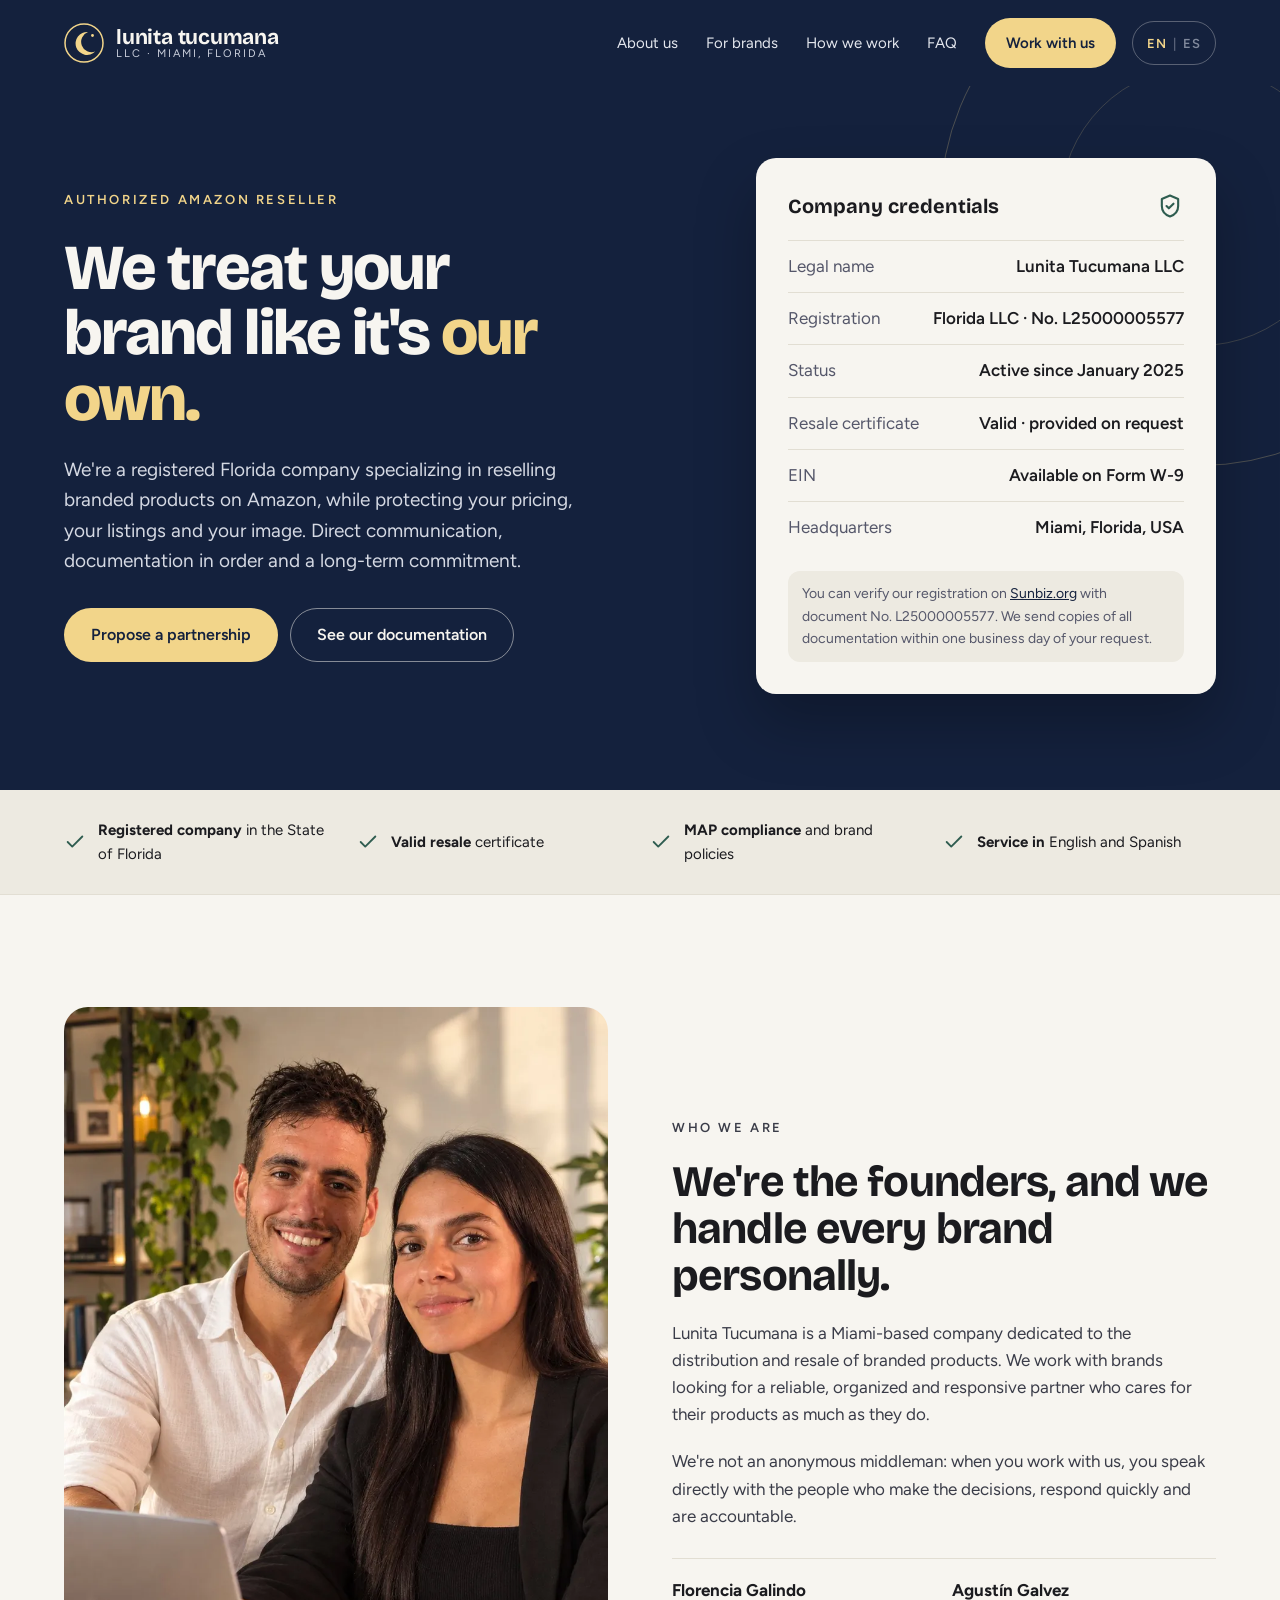
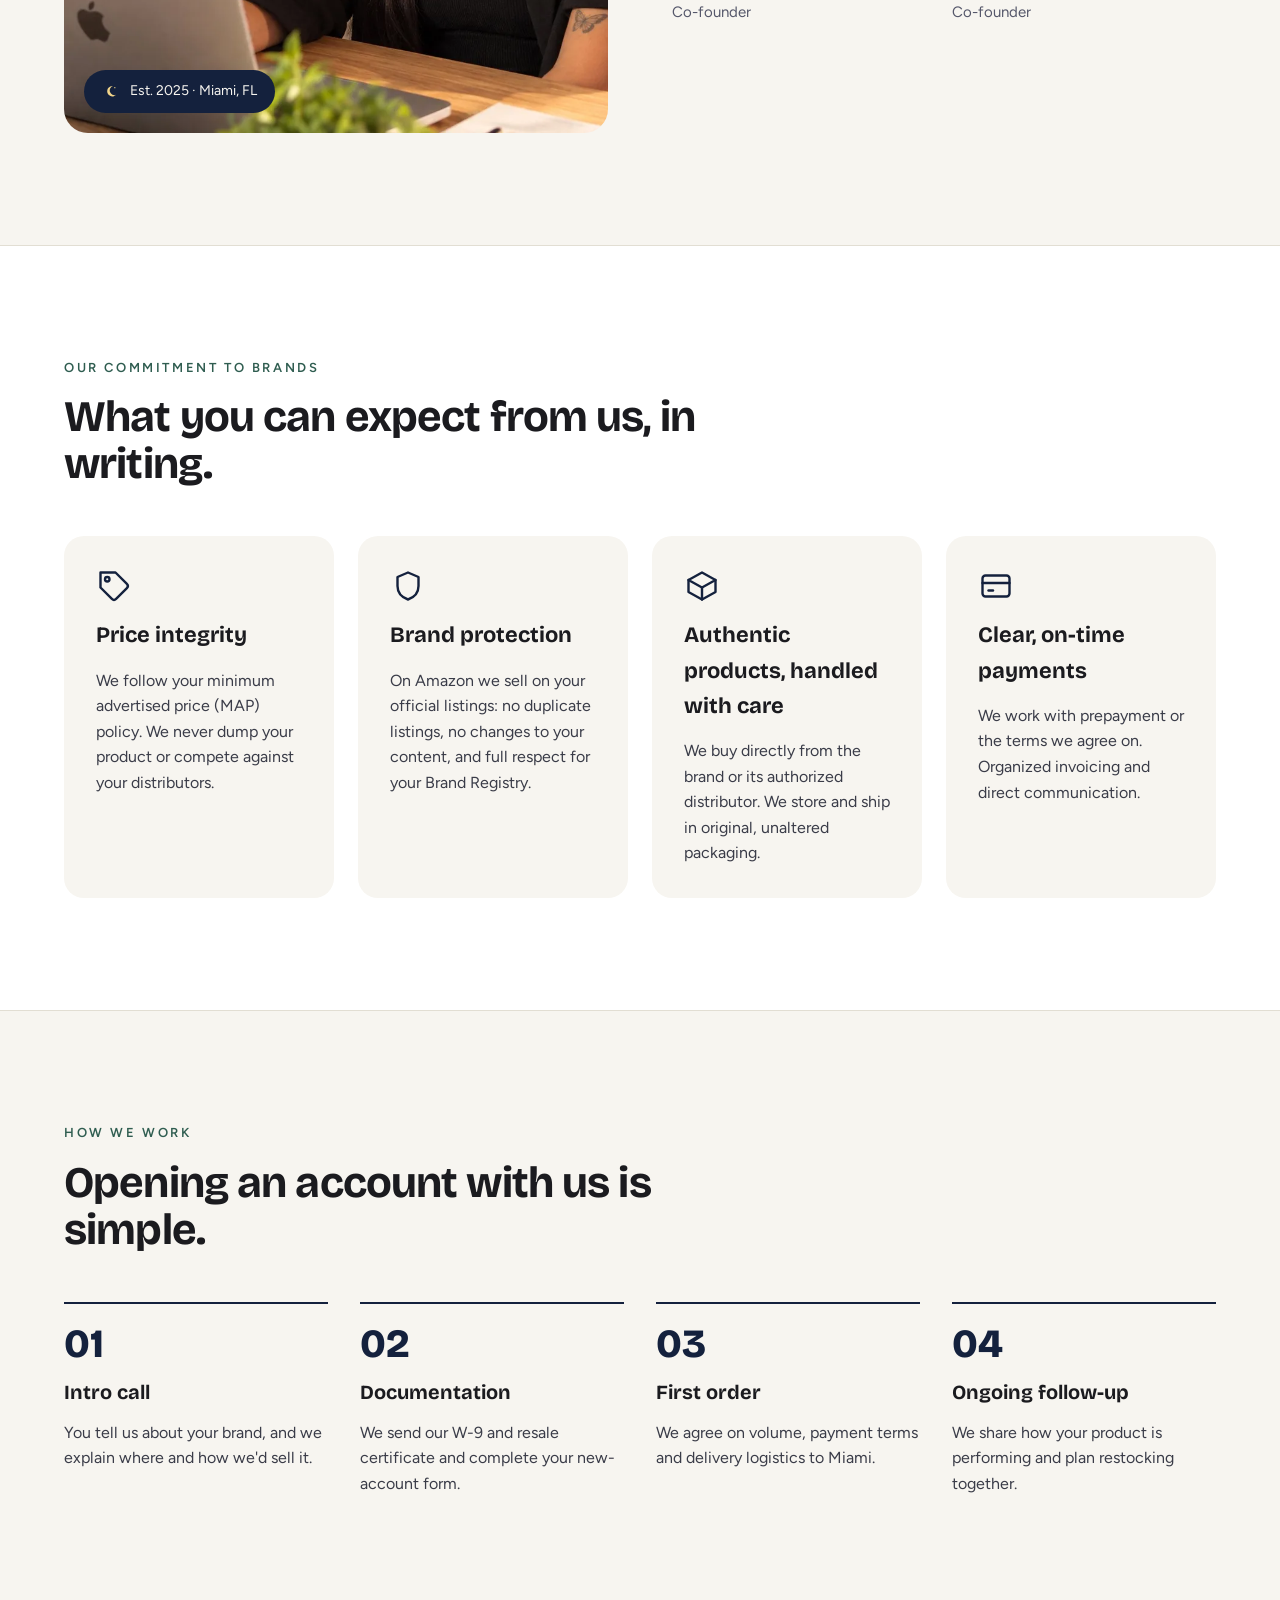
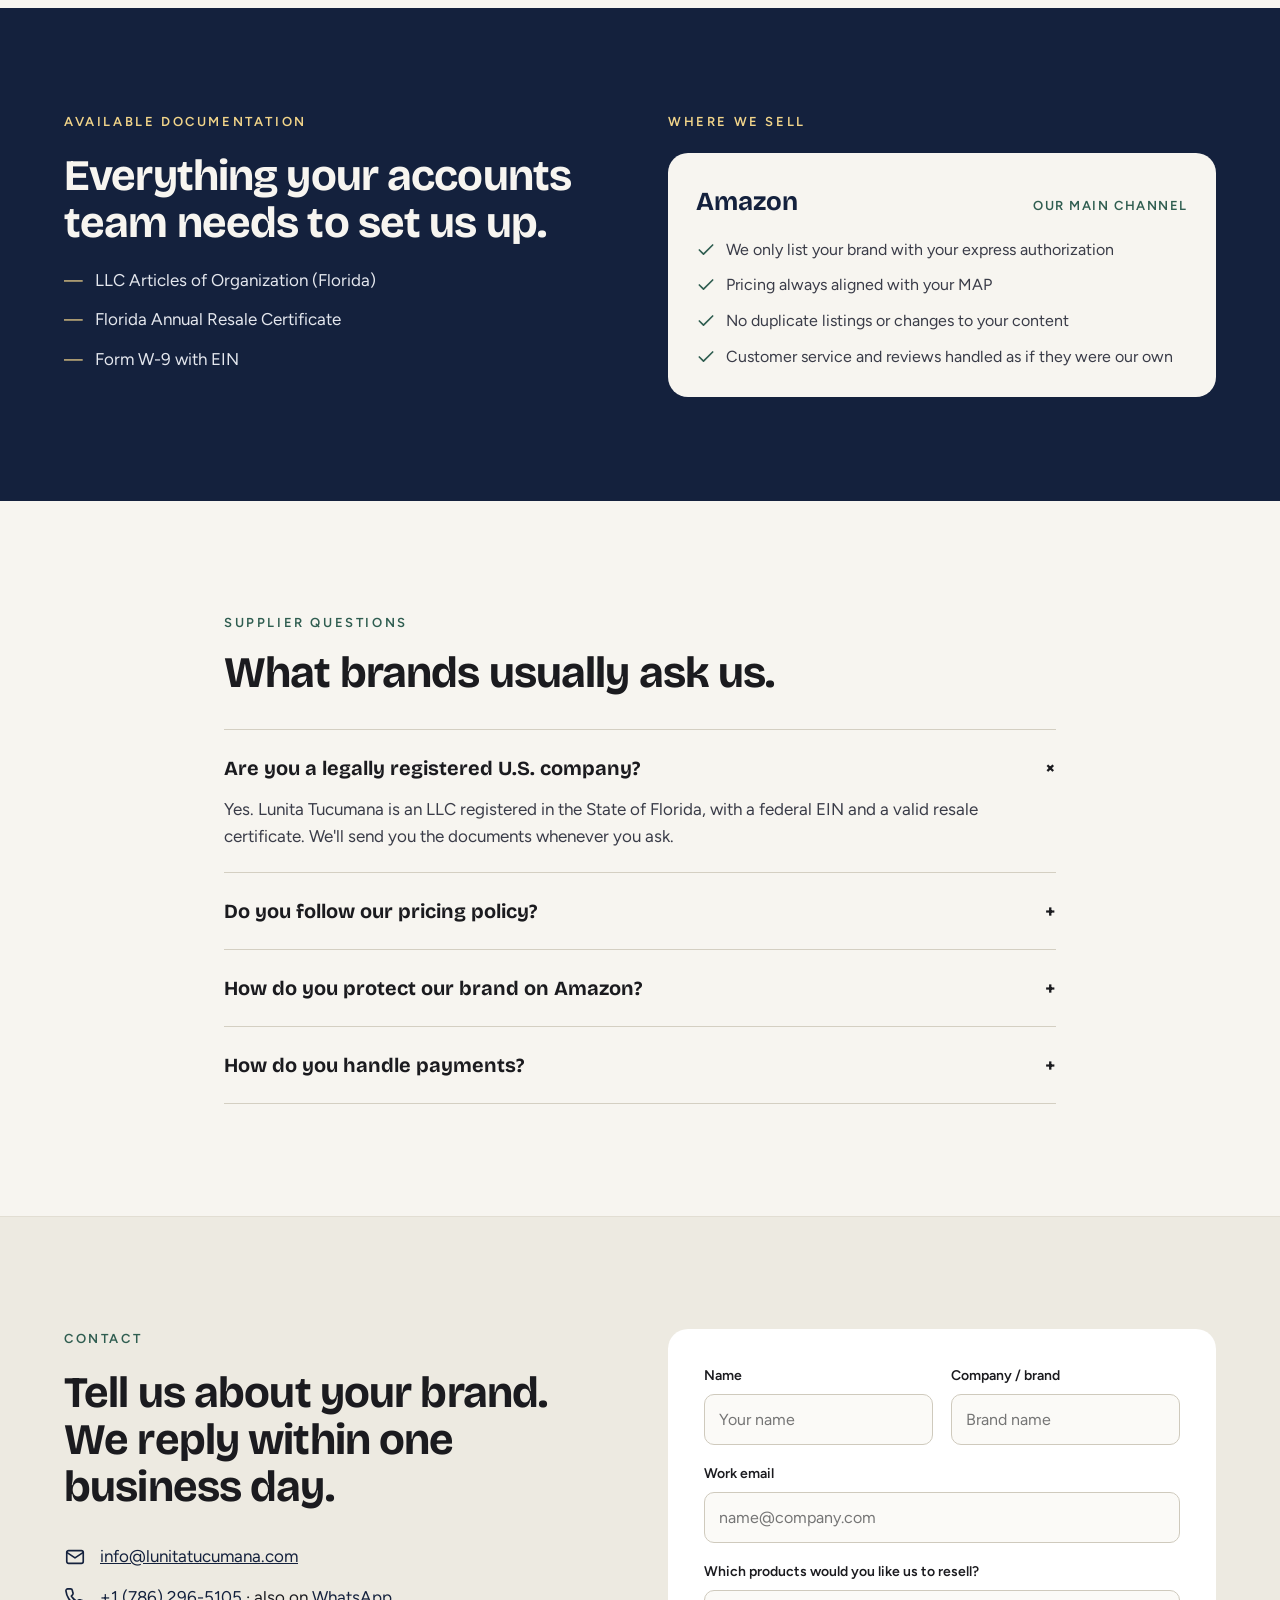
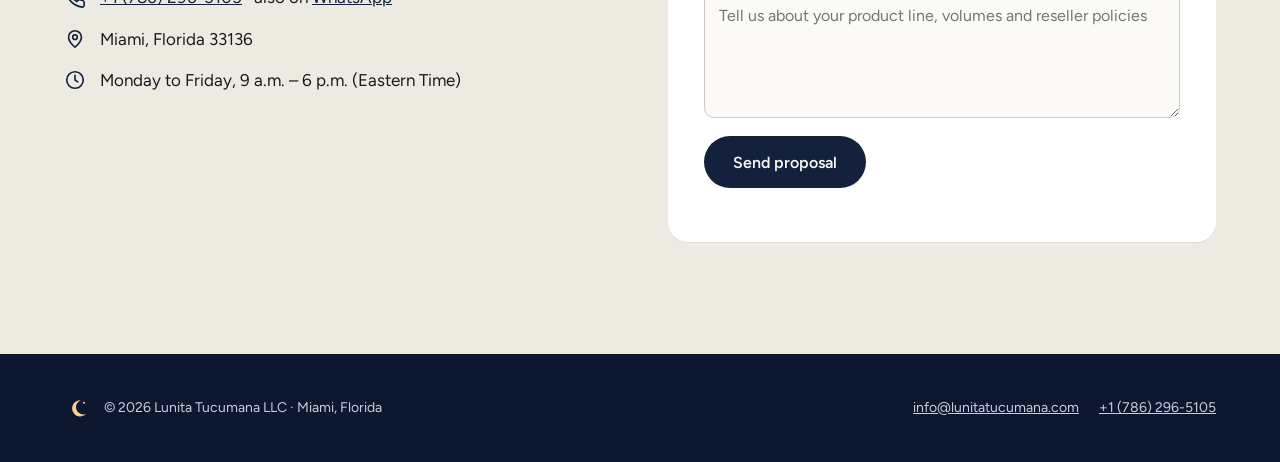
<file: index.html>
<!doctype html>
<html lang="en">
<head>
  <meta charset="utf-8">
  <meta name="viewport" content="width=device-width, initial-scale=1">
  <title>Lunita Tucumana LLC — Authorized Amazon reseller for brands · Miami, FL</title>
  <meta name="description" content="Lunita Tucumana is a registered Florida LLC specializing in reselling branded products on Amazon while protecting each brand's pricing, listings and image.">
  <meta name="theme-color" content="#14213D">

  <!-- Open Graph (how the link looks when shared) -->
  <meta property="og:type" content="website">
  <meta property="og:title" content="Lunita Tucumana LLC — We treat your brand like it's our own">
  <meta property="og:description" content="Authorized Amazon reselling for brands, from Miami, Florida.">
  <meta property="og:url" content="https://lunitatucumana.com/">
  <meta property="og:image" content="https://lunitatucumana.com/img/fundadores.jpg">
  <link rel="canonical" href="https://lunitatucumana.com/">

  <link rel="icon" href="img/favicon.svg" type="image/svg+xml">

  <!-- Fonts: Bricolage Grotesque (headings) + Figtree (body) -->
  <link rel="preconnect" href="https://fonts.googleapis.com">
  <link rel="preconnect" href="https://fonts.gstatic.com" crossorigin>
  <link href="https://fonts.googleapis.com/css2?family=Bricolage+Grotesque:opsz,wght@12..96,500;12..96,700;12..96,800&family=Figtree:wght@400;500;600&display=swap" rel="stylesheet">

  <link rel="stylesheet" href="css/styles.css?v=3">

  <!-- Applies the saved language before the page paints, to avoid a flash of English -->
  <script>
    try {
      if (localStorage.getItem('lt-lang') === 'es' || /[?&]lang=es/.test(location.search)) {
        document.documentElement.classList.add('lang-pending');
        setTimeout(function () { document.documentElement.classList.remove('lang-pending'); }, 1500);
      }
    } catch (e) {}
  </script>
</head>
<body>

<!-- Reusable icons -->
<svg width="0" height="0" style="position:absolute" aria-hidden="true">
  <symbol id="i-check" viewBox="0 0 24 24"><path d="M20 6L9 17l-5-5" fill="none" stroke="currentColor" stroke-width="2" stroke-linecap="round" stroke-linejoin="round"/></symbol>
  <symbol id="i-moon" viewBox="0 0 40 40"><path d="M24 9a11.5 11.5 0 1 0 7.2 19.6A9.2 9.2 0 1 1 24 9z" fill="currentColor"/><circle cx="28.5" cy="12.5" r="1.4" fill="currentColor"/></symbol>
</svg>

<a class="skip-link" href="#main" data-i18n="skip">Skip to content</a>

<!-- ================= HEADER ================= -->
<header class="site-header">
  <div class="container header-inner">
    <a href="#inicio" class="brand" aria-label="Lunita Tucumana, home" data-i18n-aria="brandAria">
      <img src="img/logo.svg" width="40" height="40" alt="">
      <span class="brand-text">
        <span class="brand-name">lunita tucumana</span>
        <span class="brand-sub">LLC · Miami, Florida</span>
      </span>
    </a>

    <div class="header-actions">
      <button class="lang-switch" type="button" aria-label="Ver el sitio en español" lang="es">
        <span class="lang-opt" data-lang="en">EN</span><span class="lang-sep" aria-hidden="true">|</span><span class="lang-opt" data-lang="es">ES</span>
      </button>
      <button class="nav-toggle" type="button" aria-expanded="false" aria-controls="nav" aria-label="Open menu">
        <svg width="22" height="22" viewBox="0 0 24 24" fill="none" stroke="currentColor" stroke-width="2" stroke-linecap="round" aria-hidden="true"><path d="M4 7h16M4 12h16M4 17h16"/></svg>
      </button>
    </div>

    <nav id="nav" class="nav" aria-label="Main" data-i18n-aria="navAria">
      <a href="#nosotros" data-i18n="navAbout">About us</a>
      <a href="#compromisos" data-i18n="navBrands">For brands</a>
      <a href="#proceso" data-i18n="navProcess">How we work</a>
      <a href="#preguntas" data-i18n="navFaq">FAQ</a>
      <a href="#contacto" class="btn btn--luna" data-i18n="navCta">Work with us</a>
    </nav>
  </div>
</header>

<main id="main">

<!-- ================= HERO ================= -->
<section id="inicio" class="hero">
  <div class="hero-ring hero-ring--1" aria-hidden="true"></div>
  <div class="hero-ring hero-ring--2" aria-hidden="true"></div>

  <div class="container hero-grid">
    <div class="hero-copy">
      <p class="eyebrow eyebrow--luna" data-i18n="heroEyebrow">Authorized Amazon reseller</p>
      <h1 data-i18n="heroTitle">We treat your brand like it's <span>our own.</span></h1>
      <p class="hero-lead" data-i18n="heroLead">We're a registered Florida company specializing in reselling branded products on Amazon, while protecting your pricing, your listings and your image. Direct communication, documentation in order and a long-term commitment.</p>
      <div class="hero-actions">
        <a href="#contacto" class="btn btn--luna" data-i18n="heroCta1">Propose a partnership</a>
        <a href="#documentacion" class="btn btn--ghost" data-i18n="heroCta2">See our documentation</a>
      </div>
    </div>

    <aside class="cred-card" aria-labelledby="cred-title">
      <div class="cred-head">
        <span id="cred-title" class="cred-title" data-i18n="credTitle">Company credentials</span>
        <svg width="28" height="28" viewBox="0 0 24 24" fill="none" stroke="#2F5D50" stroke-width="1.8" stroke-linecap="round" stroke-linejoin="round" aria-hidden="true"><path d="M12 3l7 3v6c0 4.5-3 7.6-7 9-4-1.4-7-4.5-7-9V6z"/><path d="M9 12l2 2 4-4"/></svg>
      </div>
      <dl class="cred-list">
        <div class="cred-row"><dt data-i18n="credName">Legal name</dt><dd>Lunita Tucumana LLC</dd></div>
        <div class="cred-row"><dt data-i18n="credReg">Registration</dt><dd data-i18n="credRegVal">Florida LLC · No. L25000005577</dd></div>
        <div class="cred-row"><dt data-i18n="credStatus">Status</dt><dd data-i18n="credStatusVal">Active since January 2025</dd></div>
        <div class="cred-row"><dt data-i18n="credResale">Resale certificate</dt><dd data-i18n="credResaleVal">Valid · provided on request</dd></div>
        <div class="cred-row"><dt>EIN</dt><dd data-i18n="credEinVal">Available on Form W-9</dd></div>
        <div class="cred-row"><dt data-i18n="credHq">Headquarters</dt><dd data-i18n="credHqVal">Miami, Florida, USA</dd></div>
      </dl>
      <p class="cred-note" data-i18n="credNote">You can verify our registration on <a href="https://search.sunbiz.org/Inquiry/CorporationSearch/ByDocumentNumber" target="_blank" rel="noopener">Sunbiz.org</a> with document No. L25000005577. We send copies of all documentation within one business day of your request.</p>
    </aside>
  </div>
</section>

<!-- ================= TRUST STRIP ================= -->
<section class="trust" aria-label="Guarantees" data-i18n-aria="trustAria">
  <div class="container trust-grid">
    <div class="trust-item"><svg width="22" height="22" style="color:#2F5D50" aria-hidden="true"><use href="#i-check"/></svg><span data-i18n="trust1"><strong>Registered company</strong> in the State of Florida</span></div>
    <div class="trust-item"><svg width="22" height="22" style="color:#2F5D50" aria-hidden="true"><use href="#i-check"/></svg><span data-i18n="trust2"><strong>Valid resale</strong> certificate</span></div>
    <div class="trust-item"><svg width="22" height="22" style="color:#2F5D50" aria-hidden="true"><use href="#i-check"/></svg><span data-i18n="trust3"><strong>MAP compliance</strong> and brand policies</span></div>
    <div class="trust-item"><svg width="22" height="22" style="color:#2F5D50" aria-hidden="true"><use href="#i-check"/></svg><span data-i18n="trust4"><strong>Service in</strong> English and Spanish</span></div>
  </div>
</section>

<!-- ================= ABOUT ================= -->
<section id="nosotros" class="container section about">
  <figure class="about-photo">
    <picture>
      <source srcset="img/fundadores.webp" type="image/webp">
      <img src="img/fundadores.jpg" width="900" height="1200" loading="lazy" alt="Florencia Galindo and Agustín Galvez, founders of Lunita Tucumana" data-i18n-alt="photoAlt">
    </picture>
    <figcaption><svg width="18" height="18" style="color:#F2D58A" aria-hidden="true"><use href="#i-moon"/></svg><span data-i18n="photoBadge">Est. 2025 · Miami, FL</span></figcaption>
  </figure>

  <div class="about-copy">
    <p class="eyebrow" data-i18n="aboutEyebrow">Who we are</p>
    <h2 data-i18n="aboutTitle">We're the founders, and we handle every brand personally.</h2>
    <p data-i18n="aboutP1">Lunita Tucumana is a Miami-based company dedicated to the distribution and resale of branded products. We work with brands looking for a reliable, organized and responsive partner who cares for their products as much as they do.</p>
    <p data-i18n="aboutP2">We're not an anonymous middleman: when you work with us, you speak directly with the people who make the decisions, respond quickly and are accountable.</p>
    <div class="founders">
      <div class="founder"><strong>Florencia Galindo</strong><span data-i18n="cofounderF">Co-founder</span></div>
      <div class="founder"><strong>Agustín Galvez</strong><span data-i18n="cofounderM">Co-founder</span></div>
    </div>
  </div>
</section>

<!-- ================= COMMITMENTS ================= -->
<section id="compromisos" class="commitments">
  <div class="container section">
    <div class="section-head">
      <p class="eyebrow" data-i18n="commitEyebrow">Our commitment to brands</p>
      <h2 data-i18n="commitTitle">What you can expect from us, in writing.</h2>
    </div>
    <div class="cards">
      <article class="card">
        <svg width="36" height="36" viewBox="0 0 24 24" fill="none" stroke="#14213D" stroke-width="1.6" stroke-linecap="round" stroke-linejoin="round" aria-hidden="true"><path d="M20.6 13.4l-7.2 7.2a2 2 0 0 1-2.8 0L3 13V3h10l7.6 7.6a2 2 0 0 1 0 2.8z"/><circle cx="7.5" cy="7.5" r="1.5"/></svg>
        <h3 data-i18n="c1Title">Price integrity</h3>
        <p data-i18n="c1Text">We follow your minimum advertised price (MAP) policy. We never dump your product or compete against your distributors.</p>
      </article>
      <article class="card">
        <svg width="36" height="36" viewBox="0 0 24 24" fill="none" stroke="#14213D" stroke-width="1.6" stroke-linecap="round" stroke-linejoin="round" aria-hidden="true"><path d="M12 3l7 3v6c0 4.5-3 7.6-7 9-4-1.4-7-4.5-7-9V6z"/></svg>
        <h3 data-i18n="c2Title">Brand protection</h3>
        <p data-i18n="c2Text">On Amazon we sell on your official listings: no duplicate listings, no changes to your content, and full respect for your Brand Registry.</p>
      </article>
      <article class="card">
        <svg width="36" height="36" viewBox="0 0 24 24" fill="none" stroke="#14213D" stroke-width="1.6" stroke-linecap="round" stroke-linejoin="round" aria-hidden="true"><path d="M21 8l-9-5-9 5 9 5 9-5z"/><path d="M3 8v8l9 5 9-5V8"/><path d="M12 13v8"/></svg>
        <h3 data-i18n="c3Title">Authentic products, handled with care</h3>
        <p data-i18n="c3Text">We buy directly from the brand or its authorized distributor. We store and ship in original, unaltered packaging.</p>
      </article>
      <article class="card">
        <svg width="36" height="36" viewBox="0 0 24 24" fill="none" stroke="#14213D" stroke-width="1.6" stroke-linecap="round" stroke-linejoin="round" aria-hidden="true"><rect x="3" y="5" width="18" height="14" rx="2"/><path d="M3 10h18"/><path d="M7 15h3"/></svg>
        <h3 data-i18n="c4Title">Clear, on-time payments</h3>
        <p data-i18n="c4Text">We work with prepayment or the terms we agree on. Organized invoicing and direct communication.</p>
      </article>
    </div>
  </div>
</section>

<!-- ================= PROCESS ================= -->
<section id="proceso" class="container section process">
  <div class="section-head">
    <p class="eyebrow" data-i18n="procEyebrow">How we work</p>
    <h2 data-i18n="procTitle">Opening an account with us is simple.</h2>
  </div>
  <ol class="steps">
    <li class="step"><span class="step-num">01</span><h3 data-i18n="s1Title">Intro call</h3><p data-i18n="s1Text">You tell us about your brand, and we explain where and how we'd sell it.</p></li>
    <li class="step"><span class="step-num">02</span><h3 data-i18n="s2Title">Documentation</h3><p data-i18n="s2Text">We send our W-9 and resale certificate and complete your new-account form.</p></li>
    <li class="step"><span class="step-num">03</span><h3 data-i18n="s3Title">First order</h3><p data-i18n="s3Text">We agree on volume, payment terms and delivery logistics to Miami.</p></li>
    <li class="step"><span class="step-num">04</span><h3 data-i18n="s4Title">Ongoing follow-up</h3><p data-i18n="s4Text">We share how your product is performing and plan restocking together.</p></li>
  </ol>
</section>

<!-- ================= DOCUMENTATION & CHANNELS ================= -->
<section id="documentacion" class="docs">
  <div class="container docs-grid">
    <div class="docs-col">
      <p class="eyebrow eyebrow--luna" data-i18n="docsEyebrow">Available documentation</p>
      <h2 data-i18n="docsTitle">Everything your accounts team needs to set us up.</h2>
      <ul class="dash-list">
        <li data-i18n="d1">LLC Articles of Organization (Florida)</li>
        <li data-i18n="d2">Florida Annual Resale Certificate</li>
        <li data-i18n="d3">Form W-9 with EIN</li>
      </ul>
    </div>

    <div class="docs-col">
      <p class="eyebrow eyebrow--luna" data-i18n="whereEyebrow">Where we sell</p>
      <div class="amazon-card">
        <div class="amazon-head"><strong>Amazon</strong><span data-i18n="amzMain">Our main channel</span></div>
        <ul class="check-list">
          <li><svg width="20" height="20" style="color:#2F5D50" aria-hidden="true"><use href="#i-check"/></svg><span data-i18n="a1">We only list your brand with your express authorization</span></li>
          <li><svg width="20" height="20" style="color:#2F5D50" aria-hidden="true"><use href="#i-check"/></svg><span data-i18n="a2">Pricing always aligned with your MAP</span></li>
          <li><svg width="20" height="20" style="color:#2F5D50" aria-hidden="true"><use href="#i-check"/></svg><span data-i18n="a3">No duplicate listings or changes to your content</span></li>
          <li><svg width="20" height="20" style="color:#2F5D50" aria-hidden="true"><use href="#i-check"/></svg><span data-i18n="a4">Customer service and reviews handled as if they were our own</span></li>
        </ul>
      </div>
    </div>
  </div>
</section>

<!-- ================= FAQ ================= -->
<section id="preguntas" class="container section faq">
  <div class="section-head">
    <p class="eyebrow" data-i18n="faqEyebrow">Supplier questions</p>
    <h2 data-i18n="faqTitle">What brands usually ask us.</h2>
  </div>
  <div class="faq-list">
    <details open>
      <summary data-i18n="q1">Are you a legally registered U.S. company?</summary>
      <p data-i18n="r1">Yes. Lunita Tucumana is an LLC registered in the State of Florida, with a federal EIN and a valid resale certificate. We'll send you the documents whenever you ask.</p>
    </details>
    <details>
      <summary data-i18n="q2">Do you follow our pricing policy?</summary>
      <p data-i18n="r2">Always. We sign your MAP or distribution agreement and apply it across all our channels.</p>
    </details>
    <details>
      <summary data-i18n="q3">How do you protect our brand on Amazon?</summary>
      <p data-i18n="r3">We sell on your official listings, follow your MAP and Brand Registry, and never list anything without your authorization. If you'd like to limit products or regions, we agree on it in writing before the first order.</p>
    </details>
    <details>
      <summary data-i18n="q4">How do you handle payments?</summary>
      <p data-i18n="r4">We can start with prepayment and, as the relationship grows, discuss credit terms under your policies.</p>
    </details>
  </div>
</section>

<!-- ================= CONTACT ================= -->
<section id="contacto" class="contact">
  <div class="container section contact-grid">
    <div class="contact-info">
      <p class="eyebrow" data-i18n="contactEyebrow">Contact</p>
      <h2 data-i18n="contactTitle">Tell us about your brand. We reply within one business day.</h2>
      <div class="contact-list">
        <div><svg width="22" height="22" viewBox="0 0 24 24" fill="none" stroke="#14213D" stroke-width="1.8" stroke-linecap="round" stroke-linejoin="round" aria-hidden="true"><rect x="3" y="5" width="18" height="14" rx="2"/><path d="M3 7l9 6 9-6"/></svg><a href="mailto:info@lunitatucumana.com">info@lunitatucumana.com</a></div>
        <div><svg width="22" height="22" viewBox="0 0 24 24" fill="none" stroke="#14213D" stroke-width="1.8" stroke-linecap="round" stroke-linejoin="round" aria-hidden="true"><path d="M22 16.9v3a2 2 0 0 1-2.2 2 19.8 19.8 0 0 1-8.6-3.1 19.5 19.5 0 0 1-6-6A19.8 19.8 0 0 1 2.1 4.2 2 2 0 0 1 4.1 2h3a2 2 0 0 1 2 1.7c.1.9.4 1.8.7 2.7a2 2 0 0 1-.5 2.1L8 9.8a16 16 0 0 0 6 6l1.3-1.3a2 2 0 0 1 2.1-.5c.9.3 1.8.6 2.7.7a2 2 0 0 1 1.7 2z"/></svg><span data-i18n="phone"><a href="tel:+17862965105">+1 (786) 296-5105</a> · also on <a href="https://wa.me/17862965105" target="_blank" rel="noopener">WhatsApp</a></span></div>
        <div><svg width="22" height="22" viewBox="0 0 24 24" fill="none" stroke="#14213D" stroke-width="1.8" stroke-linecap="round" stroke-linejoin="round" aria-hidden="true"><path d="M12 21s-7-6.2-7-11a7 7 0 0 1 14 0c0 4.8-7 11-7 11z"/><circle cx="12" cy="10" r="2.5"/></svg><span>Miami, Florida 33136</span></div>
        <div><svg width="22" height="22" viewBox="0 0 24 24" fill="none" stroke="#14213D" stroke-width="1.8" stroke-linecap="round" stroke-linejoin="round" aria-hidden="true"><circle cx="12" cy="12" r="9"/><path d="M12 7v5l3 2"/></svg><span data-i18n="hours">Monday to Friday, 9 a.m. – 6 p.m. (Eastern Time)</span></div>
      </div>
    </div>

    <!-- Form: sends to info@lunitatucumana.com through FormSubmit (works on GitHub Pages) -->
    <form class="form" name="contacto" method="POST" action="https://formsubmit.co/info@lunitatucumana.com">
      <input type="hidden" name="_subject" value="New brand inquiry — lunitatucumana.com">
      <input type="hidden" name="_template" value="table">
      <input type="hidden" name="_next" value="https://lunitatucumana.com/gracias.html">
      <input type="hidden" name="language" value="English">
      <p class="form-hidden"><label>Leave blank: <input type="text" name="_honey" tabindex="-1" autocomplete="off"></label></p>

      <div class="form-row">
        <label><span data-i18n="fName">Name</span><input type="text" name="name" placeholder="Your name" data-i18n-ph="fNamePh" autocomplete="name" required></label>
        <label><span data-i18n="fCompany">Company / brand</span><input type="text" name="company" placeholder="Brand name" data-i18n-ph="fCompanyPh" autocomplete="organization" required></label>
      </div>
      <label><span data-i18n="fEmail">Work email</span><input type="email" name="email" placeholder="name@company.com" data-i18n-ph="fEmailPh" autocomplete="email" required></label>
      <label><span data-i18n="fMsg">Which products would you like us to resell?</span><textarea name="message" rows="4" placeholder="Tell us about your product line, volumes and reseller policies" data-i18n-ph="fMsgPh" required></textarea></label>
      <button type="submit" class="btn btn--noche" data-i18n="fSend">Send proposal</button>
      <p class="form-status" role="status" aria-live="polite"></p>
    </form>
  </div>
</section>

</main>

<!-- ================= FOOTER ================= -->
<footer class="site-footer">
  <div class="container footer-inner">
    <div class="footer-brand">
      <svg width="28" height="28" style="color:#F2D58A" aria-hidden="true"><use href="#i-moon"/></svg>
      <span>© <span id="year">2026</span> Lunita Tucumana LLC · Miami, Florida</span>
    </div>
    <div class="footer-links">
      <a href="mailto:info@lunitatucumana.com">info@lunitatucumana.com</a>
      <a href="tel:+17862965105">+1 (786) 296-5105</a>
    </div>
  </div>
</footer>

<script src="js/main.js?v=3" defer></script>
</body>
</html>
</file>
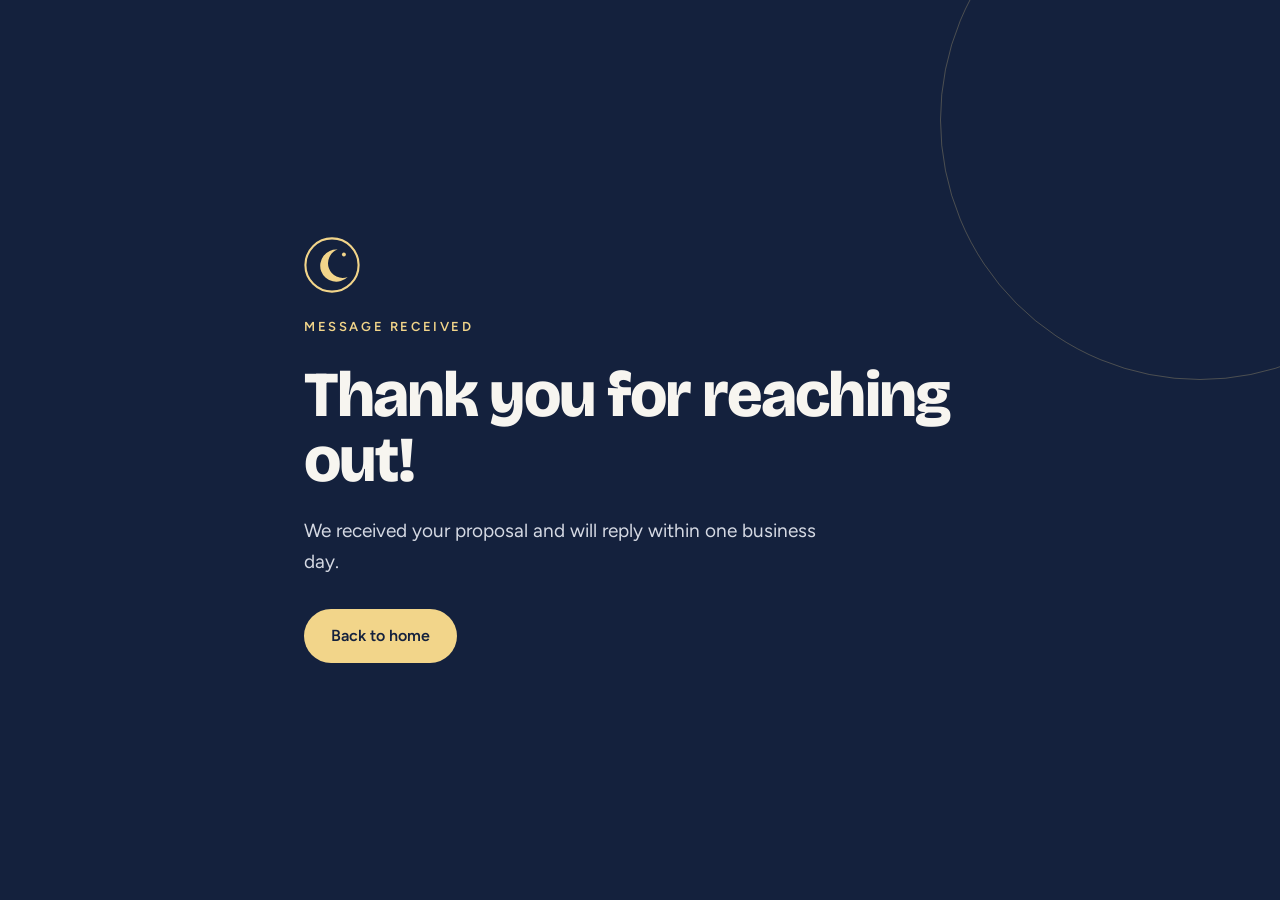
<file: gracias.html>
<!doctype html>
<html lang="en">
<head>
  <meta charset="utf-8">
  <meta name="viewport" content="width=device-width, initial-scale=1">
  <title>Thank you! — Lunita Tucumana LLC</title>
  <meta name="robots" content="noindex">
  <link rel="icon" href="img/favicon.svg" type="image/svg+xml">
  <link rel="preconnect" href="https://fonts.googleapis.com">
  <link rel="preconnect" href="https://fonts.gstatic.com" crossorigin>
  <link href="https://fonts.googleapis.com/css2?family=Bricolage+Grotesque:opsz,wght@12..96,700;12..96,800&family=Figtree:wght@400;600&display=swap" rel="stylesheet">
  <link rel="stylesheet" href="css/styles.css?v=3">
</head>
<body>
  <main class="hero" style="min-height:100vh;display:flex;align-items:center">
    <div class="hero-ring hero-ring--1" aria-hidden="true"></div>
    <div class="container" style="position:relative;display:flex;flex-direction:column;gap:24px;max-width:720px;padding-top:80px;padding-bottom:80px">
      <img src="img/logo.svg" width="56" height="56" alt="">
      <p class="eyebrow eyebrow--luna" id="t-eyebrow">Message received</p>
      <h1 id="t-title">Thank you for reaching out!</h1>
      <p class="hero-lead" id="t-lead">We received your proposal and will reply within one business day.</p>
      <div class="hero-actions"><a href="/" class="btn btn--luna" id="t-back">Back to home</a></div>
    </div>
  </main>
  <script>
    try {
      if (localStorage.getItem('lt-lang') === 'es') {
        document.documentElement.lang = 'es';
        document.title = '¡Gracias! — Lunita Tucumana LLC';
        document.getElementById('t-eyebrow').textContent = 'Mensaje recibido';
        document.getElementById('t-title').textContent = '¡Gracias por escribirnos!';
        document.getElementById('t-lead').textContent = 'Recibimos tu propuesta. Te respondemos dentro de un día hábil.';
        document.getElementById('t-back').textContent = 'Volver al inicio';
      }
    } catch (e) {}
  </script>
</body>
</html>
</file>
<file: css/styles.css>
/* =========================================================
   Lunita Tucumana LLC — estilos del sitio
   ========================================================= */

:root {
  --noche: #14213D;        /* azul noche, color principal */
  --noche-oscuro: #0E1730; /* footer */
  --luna: #F2D58A;         /* dorado luna, acento */
  --cerro: #2F5D50;        /* verde, detalles de confianza */
  --papel: #F7F5F0;        /* fondo general */
  --arena: #EDEAE1;        /* fondos secundarios */
  --linea: #E2DED3;        /* bordes suaves */
  --linea-2: #D4CFC2;
  --tinta: #1B1B1F;        /* texto principal */
  --texto: #3A3C48;        /* texto de párrafos */
  --suave: #55576A;        /* texto secundario */
  --claro: #C9CEDB;        /* texto sobre azul */
  --blanco: #FFFFFF;

  --font-display: 'Bricolage Grotesque', system-ui, sans-serif;
  --font-body: 'Figtree', system-ui, sans-serif;

  --max: 1200px;
  --radius: 20px;
}

*, *::before, *::after { box-sizing: border-box; }

html { scroll-behavior: smooth; scroll-padding-top: 88px; }

body {
  margin: 0;
  background: var(--papel);
  color: var(--tinta);
  font-family: var(--font-body);
  font-size: 17px;
  line-height: 1.6;
  -webkit-font-smoothing: antialiased;
}

img { max-width: 100%; display: block; }
a { color: var(--noche); }
a:hover { color: #2B3F6B; }

.container { max-width: var(--max); margin: 0 auto; padding-left: 24px; padding-right: 24px; }

.eyebrow {
  margin: 0;
  font-size: 13px;
  letter-spacing: 0.2em;
  text-transform: uppercase;
  color: var(--cerro);
  font-weight: 600;
}
.eyebrow--luna { color: var(--luna); }

h1, h2, h3 { font-family: var(--font-display); margin: 0; }
h2 {
  font-weight: 700;
  font-size: clamp(2rem, 3.4vw, 3rem);
  line-height: 1.08;
  letter-spacing: -0.02em;
}
h3 { font-weight: 700; }
p { margin: 0; }

.section { padding-top: 112px; padding-bottom: 112px; }
.section-head { display: flex; flex-direction: column; gap: 16px; max-width: 46rem; }

.skip-link {
  position: absolute; left: -9999px; top: 8px;
  background: var(--luna); color: var(--noche); padding: 10px 16px; border-radius: 8px; z-index: 100;
}
.skip-link:focus { left: 8px; }

:focus-visible { outline: 3px solid var(--luna); outline-offset: 3px; border-radius: 6px; }

/* ---------- Botones ---------- */
.btn {
  display: inline-flex; align-items: center; justify-content: center;
  min-height: 48px;
  padding: 13px 26px;
  border-radius: 999px;
  font-family: inherit; font-weight: 600; font-size: 16px;
  text-decoration: none;
  border: 1.5px solid transparent;
  cursor: pointer;
  transition: transform .15s ease, background-color .15s ease, color .15s ease;
}
.btn:hover { transform: translateY(-1px); }
.btn--luna { background: var(--luna); color: var(--noche); }
.btn--luna:hover { background: #F6E1A8; color: var(--noche); }
.btn--ghost { color: var(--papel); border-color: rgba(247,245,240,0.5); }
.btn--ghost:hover { color: var(--noche); background: var(--papel); }
.btn--noche { background: var(--noche); color: var(--papel); }
.btn--noche:hover { background: #22345C; color: var(--papel); }

/* ---------- Header ---------- */
.site-header { background: var(--noche); color: var(--papel); position: sticky; top: 0; z-index: 50; }
.header-inner { display: flex; align-items: center; justify-content: space-between; gap: 16px; padding-top: 18px; padding-bottom: 18px; }

.brand { display: flex; align-items: center; gap: 12px; text-decoration: none; color: var(--papel); }
.brand:hover { color: var(--papel); }
.brand-text { display: flex; flex-direction: column; line-height: 1.05; }
.brand-name { font-family: var(--font-display); font-weight: 700; font-size: 21px; letter-spacing: -0.01em; }
.brand-sub { font-size: 11px; letter-spacing: 0.18em; text-transform: uppercase; color: var(--claro); }

.nav { display: flex; align-items: center; gap: 8px 28px; font-size: 15px; }
.nav a { color: #E4E7EE; text-decoration: none; }
.nav a:hover { color: var(--luna); }
.nav .lang { color: var(--claro); font-size: 13px; letter-spacing: 0.08em; }
.nav .btn { color: var(--noche); padding: 12px 20px; min-height: 44px; font-size: 15px; }

.nav-toggle {
  display: none;
  width: 44px; height: 44px;
  background: transparent; border: 1.5px solid rgba(247,245,240,0.4); border-radius: 12px;
  color: var(--papel); cursor: pointer;
  align-items: center; justify-content: center;
}

@media (max-width: 900px) {
  .nav-toggle { display: inline-flex; }
  .nav {
    display: none;
    position: absolute; left: 0; right: 0; top: 100%;
    background: var(--noche);
    flex-direction: column; align-items: flex-start;
    padding: 8px 24px 24px;
    gap: 4px;
    border-top: 1px solid rgba(247,245,240,0.12);
  }
  .nav.is-open { display: flex; }
  .nav a { padding: 10px 0; width: 100%; }
  .nav .btn { width: auto; margin-top: 8px; padding: 12px 22px; }
}

/* ---------- Hero ---------- */
.hero { background: var(--noche); color: var(--papel); position: relative; overflow: hidden; }
.hero-ring { position: absolute; border-radius: 50%; pointer-events: none; }
.hero-ring--1 { right: -180px; top: -140px; width: 520px; height: 520px; border: 1.5px solid rgba(242,213,138,0.25); }
.hero-ring--2 { right: -60px; top: -20px; width: 280px; height: 280px; border: 1.5px solid rgba(242,213,138,0.18); }

.hero-grid {
  position: relative;
  display: grid;
  grid-template-columns: repeat(auto-fit, minmax(320px, 1fr));
  gap: 56px;
  align-items: center;
  padding-top: 72px; padding-bottom: 96px;
}
.hero-copy { display: flex; flex-direction: column; gap: 24px; }
.hero h1 {
  font-weight: 800;
  font-size: clamp(2.5rem, 5vw, 4.25rem);
  line-height: 1.02;
  letter-spacing: -0.03em;
}
.hero h1 span { color: var(--luna); }
.hero-lead { font-size: 19px; color: #D5D9E3; max-width: 34rem; }
.hero-actions { display: flex; flex-wrap: wrap; gap: 12px; margin-top: 8px; }

.cred-card {
  background: var(--papel); color: var(--tinta);
  border-radius: var(--radius);
  padding: 32px;
  box-shadow: 0 30px 60px rgba(0,0,0,0.25);
  display: flex; flex-direction: column; gap: 18px;
  max-width: 460px; width: 100%;
  justify-self: end;
}
.cred-head { display: flex; align-items: center; justify-content: space-between; gap: 12px; }
.cred-title { font-family: var(--font-display); font-weight: 700; font-size: 20px; }
.cred-list { margin: 0; }
.cred-row { display: flex; justify-content: space-between; gap: 16px; padding: 12px 0; border-top: 1px solid var(--linea); }
.cred-row dt { color: var(--suave); }
.cred-row dd { margin: 0; font-weight: 600; text-align: right; }
.cred-note { font-size: 14px; color: var(--suave); background: var(--arena); border-radius: 12px; padding: 12px 14px; }

@media (max-width: 720px) { .cred-card { justify-self: stretch; max-width: none; padding: 24px; } }

/* ---------- Franja de garantías ---------- */
.trust { background: var(--arena); border-bottom: 1px solid var(--linea); }
.trust-grid {
  display: grid; grid-template-columns: repeat(auto-fit, minmax(220px, 1fr)); gap: 20px;
  padding-top: 28px; padding-bottom: 28px; font-size: 15px;
}
.trust-item { display: flex; gap: 12px; align-items: center; }
.trust-item svg { flex: none; }

/* ---------- Nosotros ---------- */
.about { display: grid; grid-template-columns: repeat(auto-fit, minmax(320px, 1fr)); gap: 64px; align-items: center; }
.about-photo { position: relative; margin: 0; }
.about-photo img { width: 100%; height: auto; aspect-ratio: 3 / 4; object-fit: cover; object-position: center; border-radius: 24px; }
.about-photo figcaption {
  position: absolute; left: 20px; bottom: 20px;
  background: var(--noche); color: var(--papel);
  border-radius: 999px; padding: 10px 18px; font-size: 14px;
  display: flex; align-items: center; gap: 10px;
}
.about-copy { display: flex; flex-direction: column; gap: 20px; }
.about-copy p { color: var(--texto); }
.founders {
  display: grid; grid-template-columns: repeat(auto-fit, minmax(200px, 1fr)); gap: 16px;
  margin-top: 8px; padding-top: 20px; border-top: 1px solid var(--linea);
}
.founder { display: flex; flex-direction: column; line-height: 1.35; }
.founder span { color: var(--suave); font-size: 15px; }

/* ---------- Compromisos ---------- */
.commitments { background: var(--blanco); border-top: 1px solid var(--linea); border-bottom: 1px solid var(--linea); }
.commitments .container { display: flex; flex-direction: column; gap: 48px; }
.cards { display: grid; grid-template-columns: repeat(auto-fit, minmax(250px, 1fr)); gap: 24px; }
.card { background: var(--papel); border-radius: var(--radius); padding: 32px; display: flex; flex-direction: column; gap: 14px; }
.card h3 { font-size: 22px; }
.card p { color: var(--texto); font-size: 16px; }

/* ---------- Proceso ---------- */
.process { display: flex; flex-direction: column; gap: 48px; }
.steps { list-style: none; margin: 0; padding: 0; display: grid; grid-template-columns: repeat(auto-fit, minmax(230px, 1fr)); gap: 32px; }
.step { display: flex; flex-direction: column; gap: 12px; border-top: 2px solid var(--noche); padding-top: 20px; }
.step-num { font-family: var(--font-display); font-weight: 800; font-size: 40px; color: var(--noche); line-height: 1; }
.step h3 { font-size: 20px; }
.step p { color: var(--texto); font-size: 16px; }

/* ---------- Documentación y canales ---------- */
.docs { background: var(--noche); color: var(--papel); }
.docs-grid { display: grid; grid-template-columns: repeat(auto-fit, minmax(320px, 1fr)); gap: 56px; padding-top: 104px; padding-bottom: 104px; }
.docs-col { display: flex; flex-direction: column; gap: 20px; }
.docs h2 { font-size: clamp(2rem, 3.4vw, 2.75rem); }
.dash-list { list-style: none; margin: 0; padding: 0; display: flex; flex-direction: column; gap: 12px; font-size: 17px; color: #E4E7EE; }
.dash-list li { display: flex; gap: 12px; }
.dash-list li::before { content: "—"; color: var(--luna); }

.amazon-card { background: var(--papel); color: var(--tinta); border-radius: var(--radius); padding: 28px; display: flex; flex-direction: column; gap: 14px; }
.amazon-head { display: flex; justify-content: space-between; align-items: baseline; gap: 12px; flex-wrap: wrap; }
.amazon-head strong { font-family: var(--font-display); font-size: 26px; color: var(--noche); }
.amazon-head span { font-size: 13px; letter-spacing: 0.12em; text-transform: uppercase; color: var(--cerro); font-weight: 600; }
.check-list { list-style: none; margin: 0; padding: 0; display: flex; flex-direction: column; gap: 10px; font-size: 16px; color: var(--texto); }
.check-list li { display: flex; gap: 10px; }
.check-list svg { flex: none; margin-top: 3px; }

.channels { display: grid; grid-template-columns: repeat(auto-fit, minmax(200px, 1fr)); gap: 16px; }
.channel { border: 1px solid rgba(247,245,240,0.25); border-radius: 16px; padding: 24px; display: flex; flex-direction: column; gap: 6px; }
.channel strong { font-family: var(--font-display); font-size: 20px; }
.channel span { color: var(--claro); font-size: 15px; }

/* ---------- Preguntas ---------- */
.faq { max-width: 880px; display: flex; flex-direction: column; gap: 32px; }
.faq-list details { border-top: 1px solid var(--linea-2); padding: 22px 0; }
.faq-list details:last-child { border-bottom: 1px solid var(--linea-2); }
.faq-list summary {
  cursor: pointer; list-style: none;
  font-family: var(--font-display); font-weight: 700; font-size: 20px;
  display: flex; justify-content: space-between; gap: 16px;
}
.faq-list summary::-webkit-details-marker { display: none; }
.faq-list summary::after { content: "+"; transition: transform .2s ease; flex: none; }
.faq-list details[open] summary::after { transform: rotate(45deg); }
.faq-list p { margin-top: 12px; color: var(--texto); }

/* ---------- Contacto ---------- */
.contact { background: var(--arena); border-top: 1px solid var(--linea); }
.contact-grid { display: grid; grid-template-columns: repeat(auto-fit, minmax(320px, 1fr)); gap: 56px; }
.contact-info { display: flex; flex-direction: column; gap: 20px; }
.contact-list { display: flex; flex-direction: column; gap: 14px; margin-top: 12px; font-size: 17px; }
.contact-list div { display: flex; gap: 14px; align-items: center; }
.contact-list svg { flex: none; }

.form { background: var(--blanco); border-radius: var(--radius); padding: 36px; display: flex; flex-direction: column; gap: 18px; box-shadow: 0 1px 0 var(--linea); }
.form-row { display: grid; grid-template-columns: repeat(auto-fit, minmax(200px, 1fr)); gap: 18px; }
.form label { display: flex; flex-direction: column; gap: 6px; font-size: 14px; font-weight: 600; }
.form input, .form textarea {
  font: inherit; font-weight: 400; font-size: 16px;
  padding: 12px 14px;
  border: 1.5px solid #CFCABD; border-radius: 10px;
  background: #FBFAF7; color: var(--tinta);
  min-height: 48px;
}
.form textarea { resize: vertical; }
.form input:focus, .form textarea:focus { outline: none; border-color: var(--noche); box-shadow: 0 0 0 3px rgba(20,33,61,0.15); }
.form .btn { align-self: flex-start; min-height: 52px; padding: 15px 28px; }
.form-hidden { display: none; }
.form-status { font-size: 15px; margin: 0; }
.form-status.ok { color: var(--cerro); font-weight: 600; }
.form-status.error { color: #A3321E; font-weight: 600; }

@media (max-width: 720px) { .form { padding: 24px; } }

/* ---------- Footer ---------- */
.site-footer { background: var(--noche-oscuro); color: var(--claro); font-size: 14px; }
.footer-inner { display: flex; flex-wrap: wrap; justify-content: space-between; align-items: center; gap: 16px; padding-top: 40px; padding-bottom: 40px; }
.footer-brand { display: flex; align-items: center; gap: 12px; }
.footer-links { display: flex; flex-wrap: wrap; gap: 20px; }
.footer-links a { color: var(--claro); }
.footer-links a:hover { color: var(--luna); }

@media (max-width: 720px) {
  .section { padding-top: 80px; padding-bottom: 80px; }
  .docs-grid { padding-top: 80px; padding-bottom: 80px; }
  .about { gap: 40px; }
}

@media (prefers-reduced-motion: reduce) {
  html { scroll-behavior: auto; }
  .btn, .faq-list summary::after { transition: none; }
}

/* ---------- Selector de idioma ---------- */
.lang-pending body { visibility: hidden; }

.header-inner { position: relative; }
.nav { order: 2; margin-left: auto; }
.header-actions { order: 3; display: flex; align-items: center; gap: 10px; }

.lang-switch {
  display: inline-flex; align-items: center; gap: 6px;
  min-height: 44px; padding: 0 14px;
  background: transparent; color: var(--claro);
  border: 1.5px solid rgba(247,245,240,0.3); border-radius: 999px;
  font-family: inherit; font-size: 13px; font-weight: 600; letter-spacing: 0.08em;
  cursor: pointer;
}
.lang-switch:hover { border-color: var(--luna); }
.lang-opt { opacity: 0.6; }
.lang-opt.is-active { opacity: 1; color: var(--luna); }
.lang-sep { opacity: 0.4; }

@media (max-width: 900px) {
  .nav { margin-left: 0; }
}

@media (max-width: 480px) {
  .header-inner { gap: 10px; }
  .brand { gap: 10px; min-width: 0; }
  .brand img { width: 34px; height: 34px; }
  .brand-name { font-size: 18px; white-space: nowrap; }
  .brand-sub { font-size: 10px; letter-spacing: 0.12em; white-space: nowrap; }
  .header-actions { gap: 8px; flex: none; }
  .lang-switch { padding: 0 10px; }
}
@media (max-width: 370px) {
  .brand-sub { display: none; }
}
</file>
